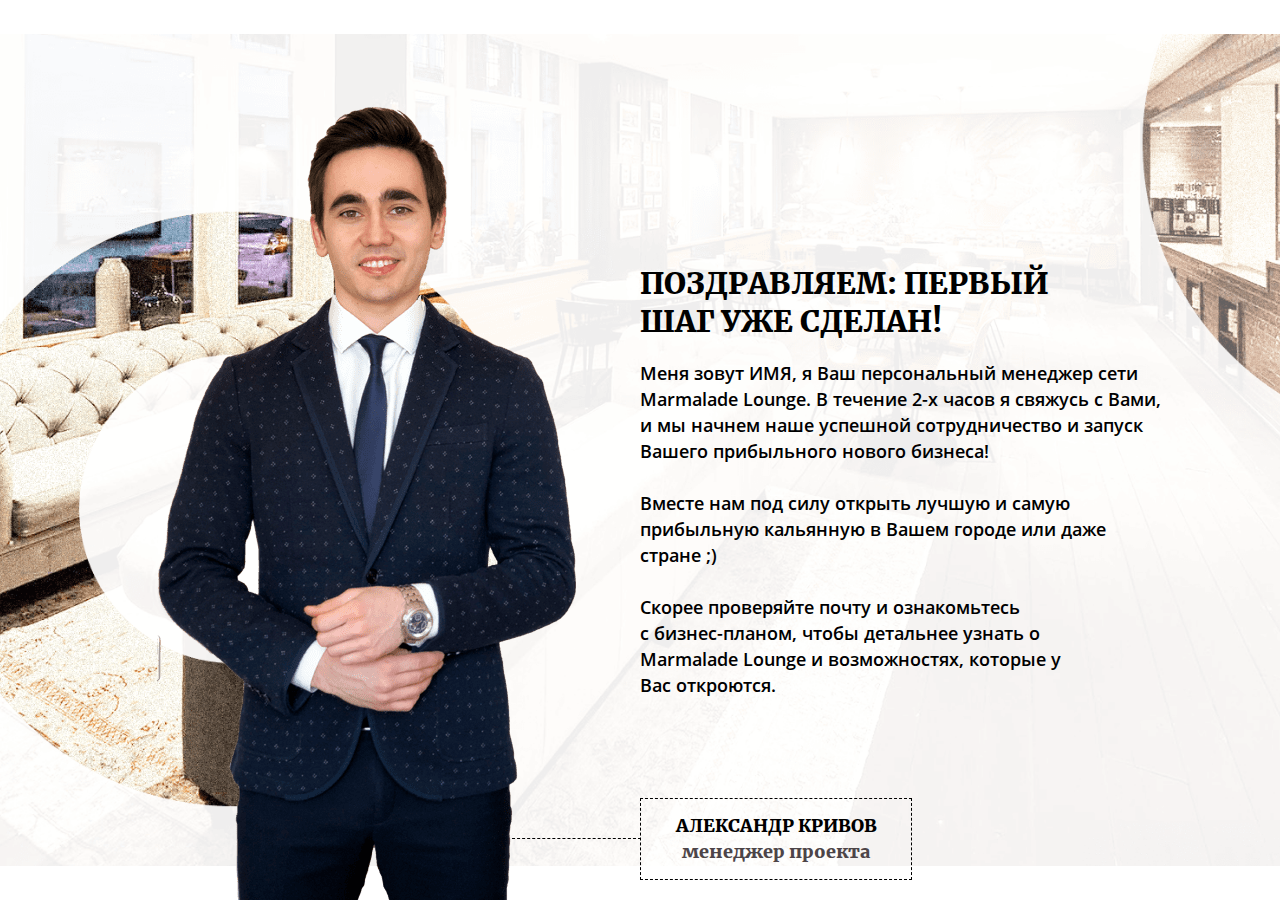
<file: thanks.html>
<!DOCTYPE html>
<html>
<head>
	<title>thanks</title>
	<meta charset="utf-8">
	<meta http-equiv="X-UA-Compatible" content="IE=edge">
	<link rel="stylesheet" type="text/css" href="css/thanks.css">
	<link rel="stylesheet" href="fonts/fonts.css">
	<meta name="viewport" content="width=device-width, initial-scale=1, user-scalable=yes">
</head>
<body>
	<img class="man" src="images/thanks/man.png" alt="">
	<div class="text">
		<h1>Поздравляем: первый <br/>
		шаг уже сделан! </h1>
		<p>Меня зовут ИМЯ, я Ваш персональный менеджер сети<br/>
		    Marmalade Lounge. В течение 2-х часов я свяжусь с Вами,<br/>
		    и мы начнем наше успешной сотрудничество и запуск<br/>
		    Вашего прибыльного нового бизнеса!<br/><br/>
		    Вместе нам под силу открыть лучшую и самую<br/>
		    прибыльную кальянную в Вашем городе или даже<br/>
		    стране ;) <br/><br/>
			Скорее проверяйте почту и ознакомьтесь <br/>
			с бизнес-планом, чтобы детальнее узнать о<br/>
			Marmalade Lounge и возможностях, которые у<br/>
			Вас откроются.
		 </p>
		 <div class="name">
		 	<img class="man-mobi" src="images/thanks/man.png" alt="">
		 	<h2>Александр Кривов</h2>
		 	<p>менеджер проекта</p>
		 	<p class="dashed"></p>
		 </div>
	</div>
</body>
</html>
</file>
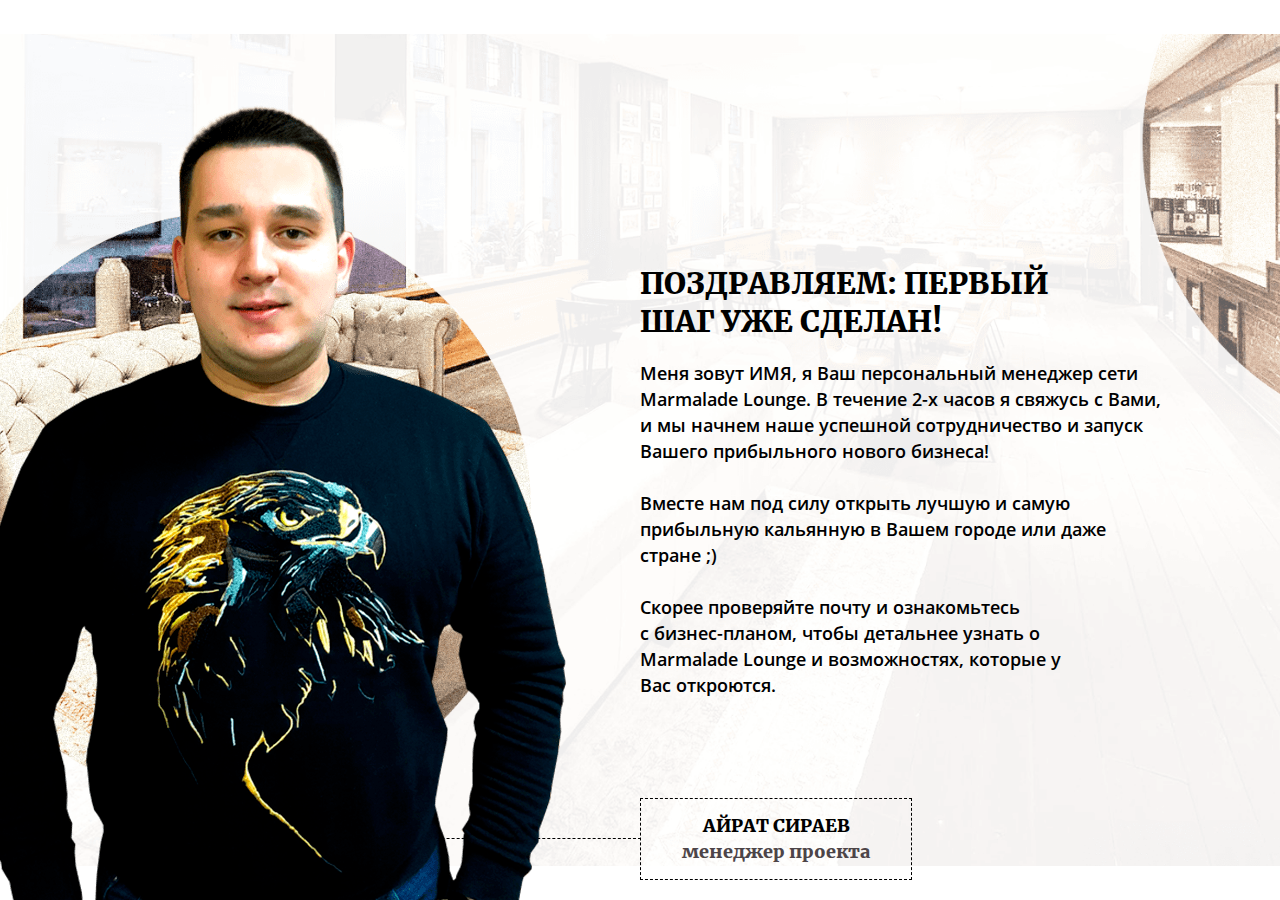
<file: thanks2.html>
<!DOCTYPE html>
<html>
<head>
	<title>thanks2</title>
	<meta charset="utf-8">
	<meta http-equiv="X-UA-Compatible" content="IE=edge">
	<link rel="stylesheet" type="text/css" href="css/thanks.css">
	<link rel="stylesheet" href="fonts/fonts.css">
	<meta name="viewport" content="width=device-width, initial-scale=1, user-scalable=yes">
</head>
<body>
	<img class="man" src="images/thanks2/man.png" alt="">
	<div class="text">
		<h1>Поздравляем: первый <br/>
		шаг уже сделан! </h1>
		<p>Меня зовут ИМЯ, я Ваш персональный менеджер сети<br/>
		    Marmalade Lounge. В течение 2-х часов я свяжусь с Вами,<br/>
		    и мы начнем наше успешной сотрудничество и запуск<br/>
		    Вашего прибыльного нового бизнеса!<br/><br/>
		    Вместе нам под силу открыть лучшую и самую<br/>
		    прибыльную кальянную в Вашем городе или даже<br/>
		    стране ;) <br/><br/>
			Скорее проверяйте почту и ознакомьтесь <br/>
			с бизнес-планом, чтобы детальнее узнать о<br/>
			Marmalade Lounge и возможностях, которые у<br/>
			Вас откроются.
		 </p>
		 <div class="name">
		 	<img class="man-mobi" src="images/thanks2/man.png" alt="">
		 	<h2>Айрат Сираев</h2>
		 	<p>менеджер проекта</p>
		 	<p class="dashed"></p>
		 </div>
	</div>
</body>
</html>
</file>
<file: css/thanks.css>
body {
	background: url(../images/thanks/bg.png) no-repeat;
    background-size: cover;
    display: -webkit-flex;
    display: -moz-flex;
    display: -ms-flex;
    display: -o-flex;
    display: flex;
    justify-content: flex-end;
    -ms-align-items: flex-end;
    align-items: flex-end;
    height: 100vh;
    margin: 0;
}

.cbalink {
    display: none;
}

.man {
	bottom: 0;
    position: absolute;
    right: 55%;
    max-height: 100%;
    z-index: 2;
}

.man-mobi {
	display: none;
}

.text {
	width: 50%;
	height: auto;
	margin-bottom: 20px;
}

h1 {
	font-family: 'Merriweather-Black';
	font-size: 30px;
	text-transform: uppercase;
}

p {
	font-family: 'OpenSans-SemiBold';
	font-size: 18px;
	line-height: 26px;
}

.name {
	width: 270px;
	height: 80px;
	border: 1px dashed black;
	display: -webkit-flex;
	display: -moz-flex;
	display: -ms-flex;
	display: -o-flex;
	display: flex;
	justify-content: center;
	-ms-align-items: center;
	align-items: center;
	-webkit-flex-direction: column;
	-moz-flex-direction: column;
	-ms-flex-direction: column;
	-o-flex-direction: column;
	flex-direction: column;
	margin-top: 100px;
	position: relative;
}

h2 {
	font-family: 'Merriweather-Black';
	font-size: 18px;
	line-height: 26px;
	margin: 0;
	text-transform: uppercase;
}

.name p {
	font-family: 'Merriweather-Black';
	font-size: 18px;
	line-height: 26px;
	margin: 0;
	color: #4d4548;
}

.dashed {
	position: absolute;
    border-top: 1px dashed black;
    height: 1px;
    width: 100%;
    left: -100%;
    top: 0;
    margin: auto 0 !important;
    bottom: 0;
    z-index: 1;
}


@media (max-width: 1600px) {
	body {
		background-position: 41%;
		-webkit-background-size: 120%;
		background-size: 120%;
	}
}

@media (max-width: 1600px) {
	body {
		background-position: 41%;
		-webkit-background-size: 130%;
		background-size: 130%;
	}
}

@media (max-width: 1024px) {
	body {
		-webkit-background-size: 200%;
		background-size: 200%;
	}
}

@media (max-width: 1023px) {
	body {
		background-size: cover;
    	background-position: 71%;
	}
	.man {
		top: 0;
	}

	h1 br {
		display: none;
	}

	h1 {
		font-size: 40px;
	}
	.text {
		width: 53%;
	}
	.man {
		width: 45%;
	}
	.dashed {
		display: none;
	}
	.name {
		position: absolute;
	    left: 5%;
	    bottom: 24%;
	}
}

@media (max-width: 767px) {

	.name {
		position: relative;
		left: 0;
	}
	.man {
		display: none;
	}
	.text {
		width: 100%;
	}
	body {
		padding: 7px;
	}
	h1 {
		font-size: 25px;
		text-align: center;
	}
	p {
		text-align: center;
	}
	p br {
		display: none;
	}
	.dashed {
		display: none;
	}
	.name {
		margin: 10px auto 10px;
		height: auto;
	}

	.man-mobi {
		display: block;
	    width: 125px;
	    margin: 0 auto;
	}
}

@media (max-width: 413px) {
	body {
		height: auto;
	}
}

@media (max-width: 373px) {
	h1 {
		font-size: 21px;
	}
	p {
		font-size: 14px;
	}
}
</file>
<file: fonts/fonts.css>
@font-face {
    font-family: 'OpenSans-Bold';
    src: url('Open_Sans/OpenSans-Bold.ttf') format('truetype');
    font-weight: normal;
    font-style: normal;

}
@font-face {
    font-family: 'OpenSans-ExtraBold';
    src: url('Open_Sans/OpenSans-ExtraBold.ttf') format('truetype');
    font-weight: normal;
    font-style: normal;

}
@font-face {
    font-family: 'OpenSans-SemiBold';
    src: url('Open_Sans/OpenSans-SemiBold.ttf') format('truetype');
    font-weight: normal;
    font-style: normal;

}
@font-face {
    font-family: 'OpenSans-Light';
    src: url('Open_Sans/OpenSans-Light.ttf') format('truetype');
    font-weight: normal;
    font-style: normal;

}
@font-face {
    font-family: 'OpenSans-ExtraBold';
    src: url('Open_Sans/OpenSans-ExtraBold.ttf') format('truetype');
    font-weight: normal;
    font-style: normal;

}
@font-face {
    font-family: 'Merriweather-Black';
    src: url('Merriweather/Merriweather-Black.ttf') format('truetype');
    font-weight: normal;
    font-style: normal;

}
@font-face {
    font-family: 'Merriweather-Regular';
    src: url('Merriweather/Merriweather-Regular.ttf') format('truetype');
    font-weight: normal;
    font-style: normal;

}
@font-face {
    font-family: 'Merriweather-Bold';
    src: url('Merriweather/Merriweather-Bold.ttf') format('truetype');
    font-weight: normal;
    font-style: normal;

}
</file>
